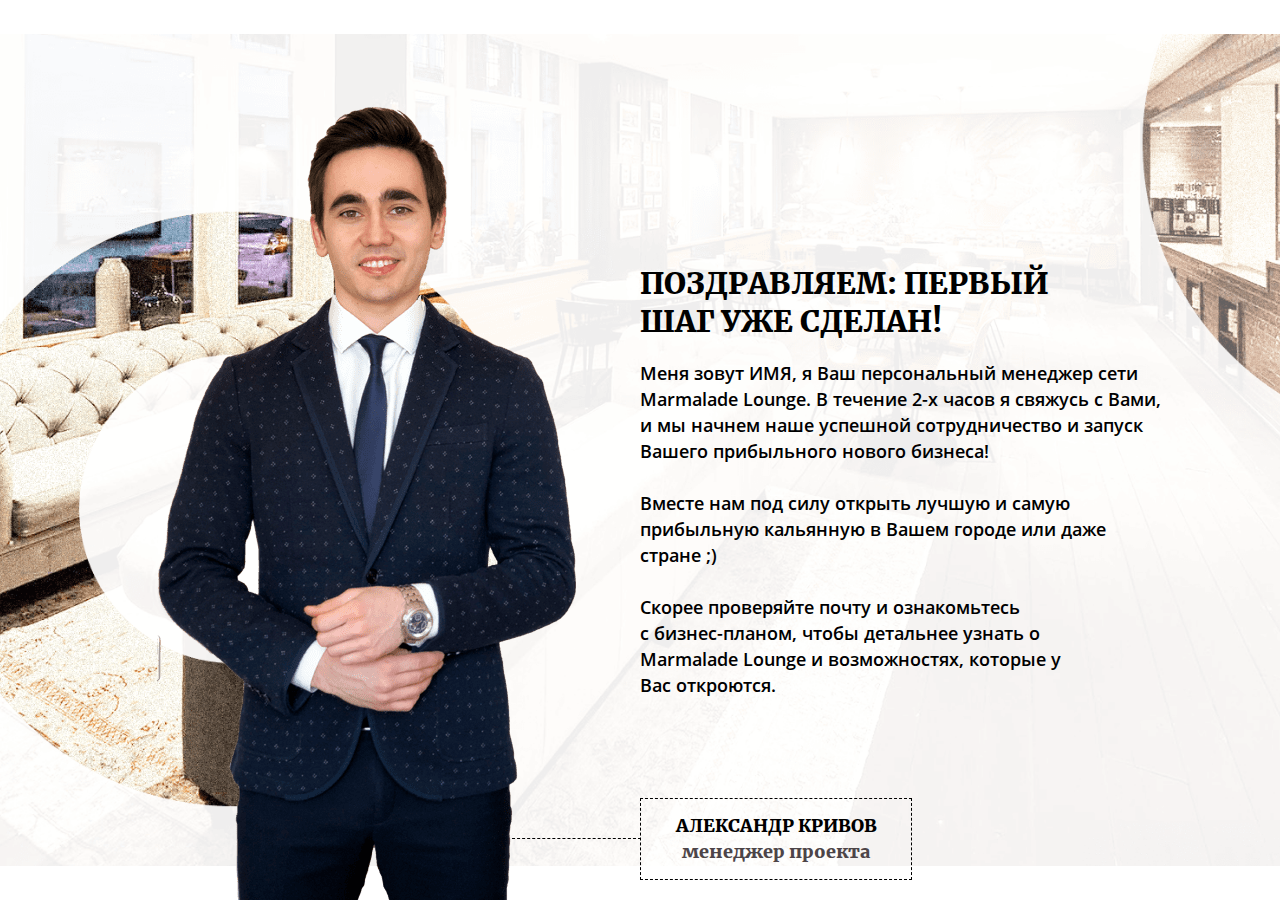
<file: thanks.html>
<!DOCTYPE html>
<html>
<head>
	<title>thanks</title>
	<meta charset="utf-8">
	<meta http-equiv="X-UA-Compatible" content="IE=edge">
	<link rel="stylesheet" type="text/css" href="css/thanks.css">
	<link rel="stylesheet" href="fonts/fonts.css">
	<meta name="viewport" content="width=device-width, initial-scale=1, user-scalable=yes">
</head>
<body>
	<img class="man" src="images/thanks/man.png" alt="">
	<div class="text">
		<h1>Поздравляем: первый <br/>
		шаг уже сделан! </h1>
		<p>Меня зовут ИМЯ, я Ваш персональный менеджер сети<br/>
		    Marmalade Lounge. В течение 2-х часов я свяжусь с Вами,<br/>
		    и мы начнем наше успешной сотрудничество и запуск<br/>
		    Вашего прибыльного нового бизнеса!<br/><br/>
		    Вместе нам под силу открыть лучшую и самую<br/>
		    прибыльную кальянную в Вашем городе или даже<br/>
		    стране ;) <br/><br/>
			Скорее проверяйте почту и ознакомьтесь <br/>
			с бизнес-планом, чтобы детальнее узнать о<br/>
			Marmalade Lounge и возможностях, которые у<br/>
			Вас откроются.
		 </p>
		 <div class="name">
		 	<img class="man-mobi" src="images/thanks/man.png" alt="">
		 	<h2>Александр Кривов</h2>
		 	<p>менеджер проекта</p>
		 	<p class="dashed"></p>
		 </div>
	</div>
</body>
</html>
</file>
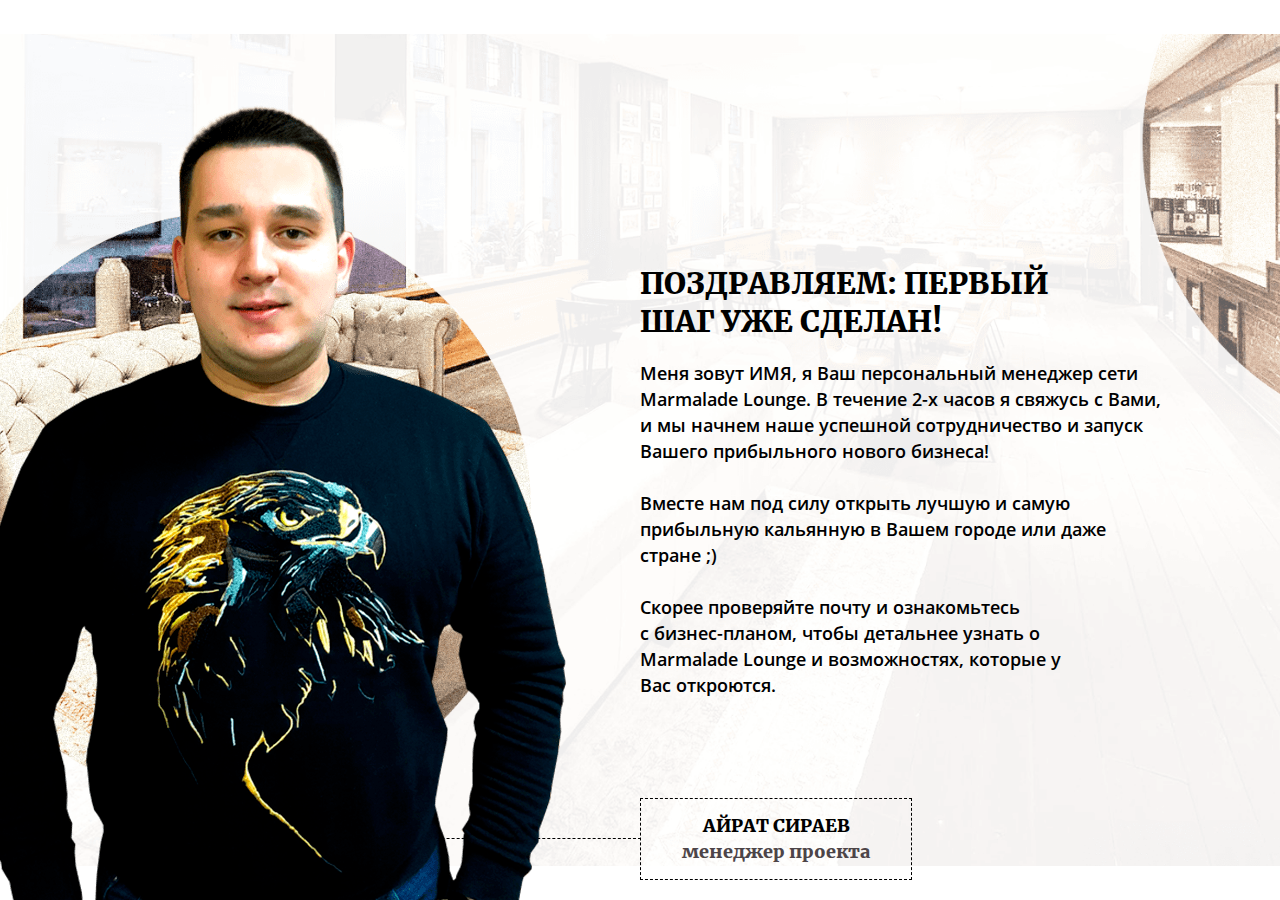
<file: thanks2.html>
<!DOCTYPE html>
<html>
<head>
	<title>thanks2</title>
	<meta charset="utf-8">
	<meta http-equiv="X-UA-Compatible" content="IE=edge">
	<link rel="stylesheet" type="text/css" href="css/thanks.css">
	<link rel="stylesheet" href="fonts/fonts.css">
	<meta name="viewport" content="width=device-width, initial-scale=1, user-scalable=yes">
</head>
<body>
	<img class="man" src="images/thanks2/man.png" alt="">
	<div class="text">
		<h1>Поздравляем: первый <br/>
		шаг уже сделан! </h1>
		<p>Меня зовут ИМЯ, я Ваш персональный менеджер сети<br/>
		    Marmalade Lounge. В течение 2-х часов я свяжусь с Вами,<br/>
		    и мы начнем наше успешной сотрудничество и запуск<br/>
		    Вашего прибыльного нового бизнеса!<br/><br/>
		    Вместе нам под силу открыть лучшую и самую<br/>
		    прибыльную кальянную в Вашем городе или даже<br/>
		    стране ;) <br/><br/>
			Скорее проверяйте почту и ознакомьтесь <br/>
			с бизнес-планом, чтобы детальнее узнать о<br/>
			Marmalade Lounge и возможностях, которые у<br/>
			Вас откроются.
		 </p>
		 <div class="name">
		 	<img class="man-mobi" src="images/thanks2/man.png" alt="">
		 	<h2>Айрат Сираев</h2>
		 	<p>менеджер проекта</p>
		 	<p class="dashed"></p>
		 </div>
	</div>
</body>
</html>
</file>
<file: css/thanks.css>
body {
	background: url(../images/thanks/bg.png) no-repeat;
    background-size: cover;
    display: -webkit-flex;
    display: -moz-flex;
    display: -ms-flex;
    display: -o-flex;
    display: flex;
    justify-content: flex-end;
    -ms-align-items: flex-end;
    align-items: flex-end;
    height: 100vh;
    margin: 0;
}

.cbalink {
    display: none;
}

.man {
	bottom: 0;
    position: absolute;
    right: 55%;
    max-height: 100%;
    z-index: 2;
}

.man-mobi {
	display: none;
}

.text {
	width: 50%;
	height: auto;
	margin-bottom: 20px;
}

h1 {
	font-family: 'Merriweather-Black';
	font-size: 30px;
	text-transform: uppercase;
}

p {
	font-family: 'OpenSans-SemiBold';
	font-size: 18px;
	line-height: 26px;
}

.name {
	width: 270px;
	height: 80px;
	border: 1px dashed black;
	display: -webkit-flex;
	display: -moz-flex;
	display: -ms-flex;
	display: -o-flex;
	display: flex;
	justify-content: center;
	-ms-align-items: center;
	align-items: center;
	-webkit-flex-direction: column;
	-moz-flex-direction: column;
	-ms-flex-direction: column;
	-o-flex-direction: column;
	flex-direction: column;
	margin-top: 100px;
	position: relative;
}

h2 {
	font-family: 'Merriweather-Black';
	font-size: 18px;
	line-height: 26px;
	margin: 0;
	text-transform: uppercase;
}

.name p {
	font-family: 'Merriweather-Black';
	font-size: 18px;
	line-height: 26px;
	margin: 0;
	color: #4d4548;
}

.dashed {
	position: absolute;
    border-top: 1px dashed black;
    height: 1px;
    width: 100%;
    left: -100%;
    top: 0;
    margin: auto 0 !important;
    bottom: 0;
    z-index: 1;
}


@media (max-width: 1600px) {
	body {
		background-position: 41%;
		-webkit-background-size: 120%;
		background-size: 120%;
	}
}

@media (max-width: 1600px) {
	body {
		background-position: 41%;
		-webkit-background-size: 130%;
		background-size: 130%;
	}
}

@media (max-width: 1024px) {
	body {
		-webkit-background-size: 200%;
		background-size: 200%;
	}
}

@media (max-width: 1023px) {
	body {
		background-size: cover;
    	background-position: 71%;
	}
	.man {
		top: 0;
	}

	h1 br {
		display: none;
	}

	h1 {
		font-size: 40px;
	}
	.text {
		width: 53%;
	}
	.man {
		width: 45%;
	}
	.dashed {
		display: none;
	}
	.name {
		position: absolute;
	    left: 5%;
	    bottom: 24%;
	}
}

@media (max-width: 767px) {

	.name {
		position: relative;
		left: 0;
	}
	.man {
		display: none;
	}
	.text {
		width: 100%;
	}
	body {
		padding: 7px;
	}
	h1 {
		font-size: 25px;
		text-align: center;
	}
	p {
		text-align: center;
	}
	p br {
		display: none;
	}
	.dashed {
		display: none;
	}
	.name {
		margin: 10px auto 10px;
		height: auto;
	}

	.man-mobi {
		display: block;
	    width: 125px;
	    margin: 0 auto;
	}
}

@media (max-width: 413px) {
	body {
		height: auto;
	}
}

@media (max-width: 373px) {
	h1 {
		font-size: 21px;
	}
	p {
		font-size: 14px;
	}
}
</file>
<file: fonts/fonts.css>
@font-face {
    font-family: 'OpenSans-Bold';
    src: url('Open_Sans/OpenSans-Bold.ttf') format('truetype');
    font-weight: normal;
    font-style: normal;

}
@font-face {
    font-family: 'OpenSans-ExtraBold';
    src: url('Open_Sans/OpenSans-ExtraBold.ttf') format('truetype');
    font-weight: normal;
    font-style: normal;

}
@font-face {
    font-family: 'OpenSans-SemiBold';
    src: url('Open_Sans/OpenSans-SemiBold.ttf') format('truetype');
    font-weight: normal;
    font-style: normal;

}
@font-face {
    font-family: 'OpenSans-Light';
    src: url('Open_Sans/OpenSans-Light.ttf') format('truetype');
    font-weight: normal;
    font-style: normal;

}
@font-face {
    font-family: 'OpenSans-ExtraBold';
    src: url('Open_Sans/OpenSans-ExtraBold.ttf') format('truetype');
    font-weight: normal;
    font-style: normal;

}
@font-face {
    font-family: 'Merriweather-Black';
    src: url('Merriweather/Merriweather-Black.ttf') format('truetype');
    font-weight: normal;
    font-style: normal;

}
@font-face {
    font-family: 'Merriweather-Regular';
    src: url('Merriweather/Merriweather-Regular.ttf') format('truetype');
    font-weight: normal;
    font-style: normal;

}
@font-face {
    font-family: 'Merriweather-Bold';
    src: url('Merriweather/Merriweather-Bold.ttf') format('truetype');
    font-weight: normal;
    font-style: normal;

}
</file>
